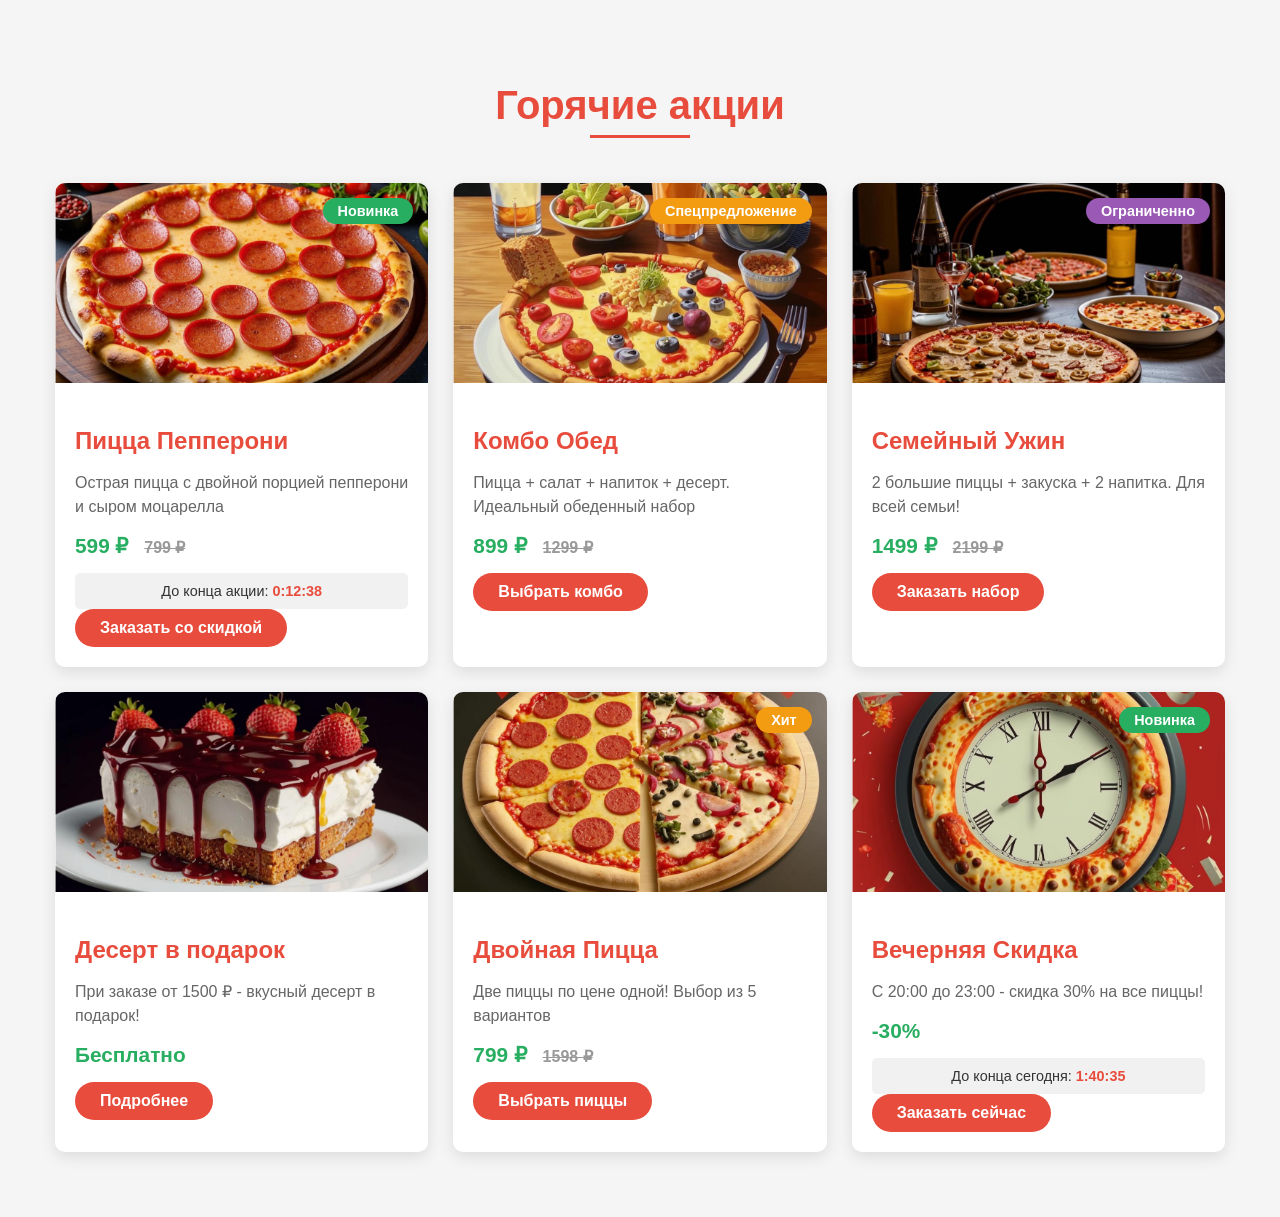
<file: Акции.html>
<!DOCTYPE html>
<html lang="ru">
<head>
    <meta charset="UTF-8">
    <link rel="shortcut icon" href="SSS\images\icon akc.png">
    <meta name="viewport" content="width=device-width, initial-scale=1.0">
    <title>Акции</title>
    <style>
        /* Основные стили из вашего сайта */
        body {
            font-family: Arial, sans-serif;
            background-color: #f5f5f5;
            color: #333;
            margin: 0;
            padding: 0;
        }
        
        .promo-section {
            max-width: 1200px;
            margin: 30px auto;
            padding: 20px;
        }
        
        .section-title {
            text-align: center;
            font-size: 2.5rem;
            margin-bottom: 40px;
            color: #e74c3c;
            position: relative;
        }
        
        .section-title:after {
            content: '';
            position: absolute;
            width: 100px;
            height: 3px;
            background: #e74c3c;
            bottom: -10px;
            left: 50%;
            transform: translateX(-50%);
        }
        
        /* Сетка акций */
        .promo-grid {
            display: grid;
            grid-template-columns: repeat(auto-fill, minmax(350px, 1fr));
            gap: 25px;
            padding: 15px;
        }
        
        /* Стили карточек акций */
        .promo-card {
            background: white;
            border-radius: 10px;
            overflow: hidden;
            box-shadow: 0 5px 15px rgba(0,0,0,0.1);
            transition: all 0.3s ease;
            position: relative;
        }
        
        .promo-card:hover {
            transform: translateY(-10px);
            box-shadow: 0 15px 30px rgba(0,0,0,0.15);
        }
        
        .promo-badge {
            position: absolute;
            top: 15px;
            right: 15px;
            background: #e74c3c;
            color: white;
            padding: 5px 15px;
            border-radius: 20px;
            font-weight: bold;
            font-size: 0.9rem;
            z-index: 2;
        }
        
        .promo-image {
            height: 200px;
            overflow: hidden;
            position: relative;
        }
        
        .promo-image img {
            width: 100%;
            height: 100%;
            object-fit: cover;
            transition: transform 0.5s ease;
        }
        
        .promo-card:hover .promo-image img {
            transform: scale(1.1);
        }
        
        .promo-content {
            padding: 20px;
        }
        
        .promo-title {
            font-size: 1.5rem;
            margin-bottom: 10px;
            color: #e74c3c;
        }
        
        .promo-description {
            color: #666;
            margin-bottom: 15px;
            line-height: 1.5;
        }
        
        .promo-price {
            font-size: 1.3rem;
            font-weight: bold;
            color: #27ae60;
            margin-bottom: 15px;
        }
        
        .promo-old-price {
            text-decoration: line-through;
            color: #999;
            font-size: 1rem;
            margin-left: 10px;
        }
        
        .promo-button {
            display: inline-block;
            background: #e74c3c;
            color: white;
            padding: 10px 25px;
            border-radius: 30px;
            text-decoration: none;
            font-weight: bold;
            transition: all 0.3s ease;
            border: none;
            cursor: pointer;
        }
        
        .promo-button:hover {
            background: #c0392b;
            transform: translateY(-2px);
            box-shadow: 0 5px 10px rgba(0,0,0,0.1);
        }
        
        /* Специальные стили для разных типов акций */
        .promo-special .promo-badge {
            background: #f39c12;
        }
        
        .promo-new .promo-badge {
            background: #27ae60;
        }
        
        .promo-limited .promo-badge {
            background: #9b59b6;
        }
        
        /* Анимации */
        @keyframes fadeInUp {
            from {
                opacity: 0;
                transform: translateY(30px);
            }
            to {
                opacity: 1;
                transform: translateY(0);
            }
        }
        
        .promo-card {
            animation: fadeInUp 0.6s ease forwards;
            opacity: 0;
        }
        
        .promo-card:nth-child(1) { animation-delay: 0.1s; }
        .promo-card:nth-child(2) { animation-delay: 0.2s; }
        .promo-card:nth-child(3) { animation-delay: 0.3s; }
        .promo-card:nth-child(4) { animation-delay: 0.4s; }
        .promo-card:nth-child(5) { animation-delay: 0.5s; }
        .promo-card:nth-child(6) { animation-delay: 0.6s; }
        
        /* Таймер для акции */
        .promo-timer {
            background: #f1f1f1;
            padding: 10px;
            border-radius: 5px;
            margin-top: 15px;
            text-align: center;
            font-size: 0.9rem;
        }
        
        .timer-text {
            color: #e74c3c;
            font-weight: bold;
        }
        
        /* Адаптивность */
        @media (max-width: 768px) {
            .promo-grid {
                grid-template-columns: 1fr;
            }
            
            .section-title {
                font-size: 2rem;
            }
        }
    </style>
</head>
<body>
    <section class="promo-section">
        <h2 class="section-title">Горячие акции</h2>
        
        <div class="promo-grid">
            <!-- Акция 1 -->
            <div class="promo-card promo-new">
                <div class="promo-badge">Новинка</div>
                <div class="promo-image">
                    <img src="SSS/images/PEPE.png" alt="Пицца Пепперони">
                </div>
                <div class="promo-content">
                    <h3 class="promo-title">Пицца Пепперони</h3>
                    <p class="promo-description">Острая пицца с двойной порцией пепперони и сыром моцарелла</p>
                    <div class="promo-price">
                        599 ₽ <span class="promo-old-price">799 ₽</span>
                    </div>
                    <div class="promo-timer">
                        До конца акции: <span class="timer-text">2 дня 12:34:56</span>
                    </div>
                    <a href="#" class="promo-button">Заказать со скидкой</a>
                </div>
            </div>
            
            <!-- Акция 2 -->
            <div class="promo-card promo-special">
                <div class="promo-badge">Спецпредложение</div>
                <div class="promo-image">
                    <img src="SSS/images/Mortal Combo.png" alt="Комбо Обед">
                </div>
                <div class="promo-content">
                    <h3 class="promo-title">Комбо Обед</h3>
                    <p class="promo-description">Пицца + салат + напиток + десерт. Идеальный обеденный набор</p>
                    <div class="promo-price">
                        899 ₽ <span class="promo-old-price">1299 ₽</span>
                    </div>
                    <a href="#" class="promo-button">Выбрать комбо</a>
                </div>
            </div>
            
            <!-- Акция 3 -->
            <div class="promo-card promo-limited">
                <div class="promo-badge">Ограниченно</div>
                <div class="promo-image">
                    <img src="SSS/images/Family dinner.png" alt="Семейный Ужин">
                </div>
                <div class="promo-content">
                    <h3 class="promo-title">Семейный Ужин</h3>
                    <p class="promo-description">2 большие пиццы + закуска + 2 напитка. Для всей семьи!</p>
                    <div class="promo-price">
                        1499 ₽ <span class="promo-old-price">2199 ₽</span>
                    </div>
                    <a href="#" class="promo-button">Заказать набор</a>
                </div>
            </div>
            
            <!-- Акция 4 -->
            <div class="promo-card">
                <div class="promo-image">
                    <img src="SSS/images/Desert.png" alt="Десерт в подарок">
                </div>
                <div class="promo-content">
                    <h3 class="promo-title">Десерт в подарок</h3>
                    <p class="promo-description">При заказе от 1500 ₽ - вкусный десерт в подарок!</p>
                    <div class="promo-price">
                        Бесплатно
                    </div>
                    <a href="#" class="promo-button">Подробнее</a>
                </div>
            </div>
            
            <!-- Акция 5 -->
            <div class="promo-card promo-special">
                <div class="promo-badge">Хит</div>
                <div class="promo-image">
                    <img src="SSS/images/2 по цене 2.png" alt="Двойная Пицца">
                </div>
                <div class="promo-content">
                    <h3 class="promo-title">Двойная Пицца</h3>
                    <p class="promo-description">Две пиццы по цене одной! Выбор из 5 вариантов</p>
                    <div class="promo-price">
                        799 ₽ <span class="promo-old-price">1598 ₽</span>
                    </div>
                    <a href="#" class="promo-button">Выбрать пиццы</a>
                </div>
            </div>
            
            <!-- Акция 6 -->
            <div class="promo-card promo-new">
                <div class="promo-badge">Новинка</div>
                <div class="promo-image">
                    <img src="SSS/images/Time.png" alt="Вечерняя Скидка">
                </div>
                <div class="promo-content">
                    <h3 class="promo-title">Вечерняя Скидка</h3>
                    <p class="promo-description">С 20:00 до 23:00 - скидка 30% на все пиццы!</p>
                    <div class="promo-price">
                        -30%
                    </div>
                    <div class="promo-timer">
                        До конца сегодня: <span class="timer-text">05:34:21</span>
                    </div>
                    <a href="#" class="promo-button">Заказать сейчас</a>
                </div>
            </div>
        </div>
    </section>

    <script>
        // Простой таймер для демонстрации
        function updateTimers() {
            const timers = document.querySelectorAll('.timer-text');
            timers.forEach(timer => {
                // Для демонстрации просто уменьшаем время на 1 секунду
                if (timer.dataset.seconds) {
                    let seconds = parseInt(timer.dataset.seconds) - 1;
                    if (seconds < 0) seconds = 86400; // Сбрасываем через сутки для демо
                    timer.dataset.seconds = seconds;
                    
                    const hours = Math.floor(seconds / 3600);
                    const minutes = Math.floor((seconds % 3600) / 60);
                    const secs = seconds % 60;
                    
                    timer.textContent = `${hours}:${minutes.toString().padStart(2, '0')}:${secs.toString().padStart(2, '0')}`;
                } else {
                    // Инициализация случайного времени для демо
                    const hours = Math.floor(Math.random() * 2);
                    const minutes = Math.floor(Math.random() * 60);
                    const secs = Math.floor(Math.random() * 60);
                    const totalSeconds = hours * 3600 + minutes * 60 + secs;
                    timer.dataset.seconds = totalSeconds;
                    timer.textContent = `${hours}:${minutes.toString().padStart(2, '0')}:${secs.toString().padStart(2, '0')}`;
                }
            });
        }
        
        // Обновляем таймеры каждую секунду
        setInterval(updateTimers, 1000);
        updateTimers(); // Первый запуск
    </script>
</body>
</html>
</file>
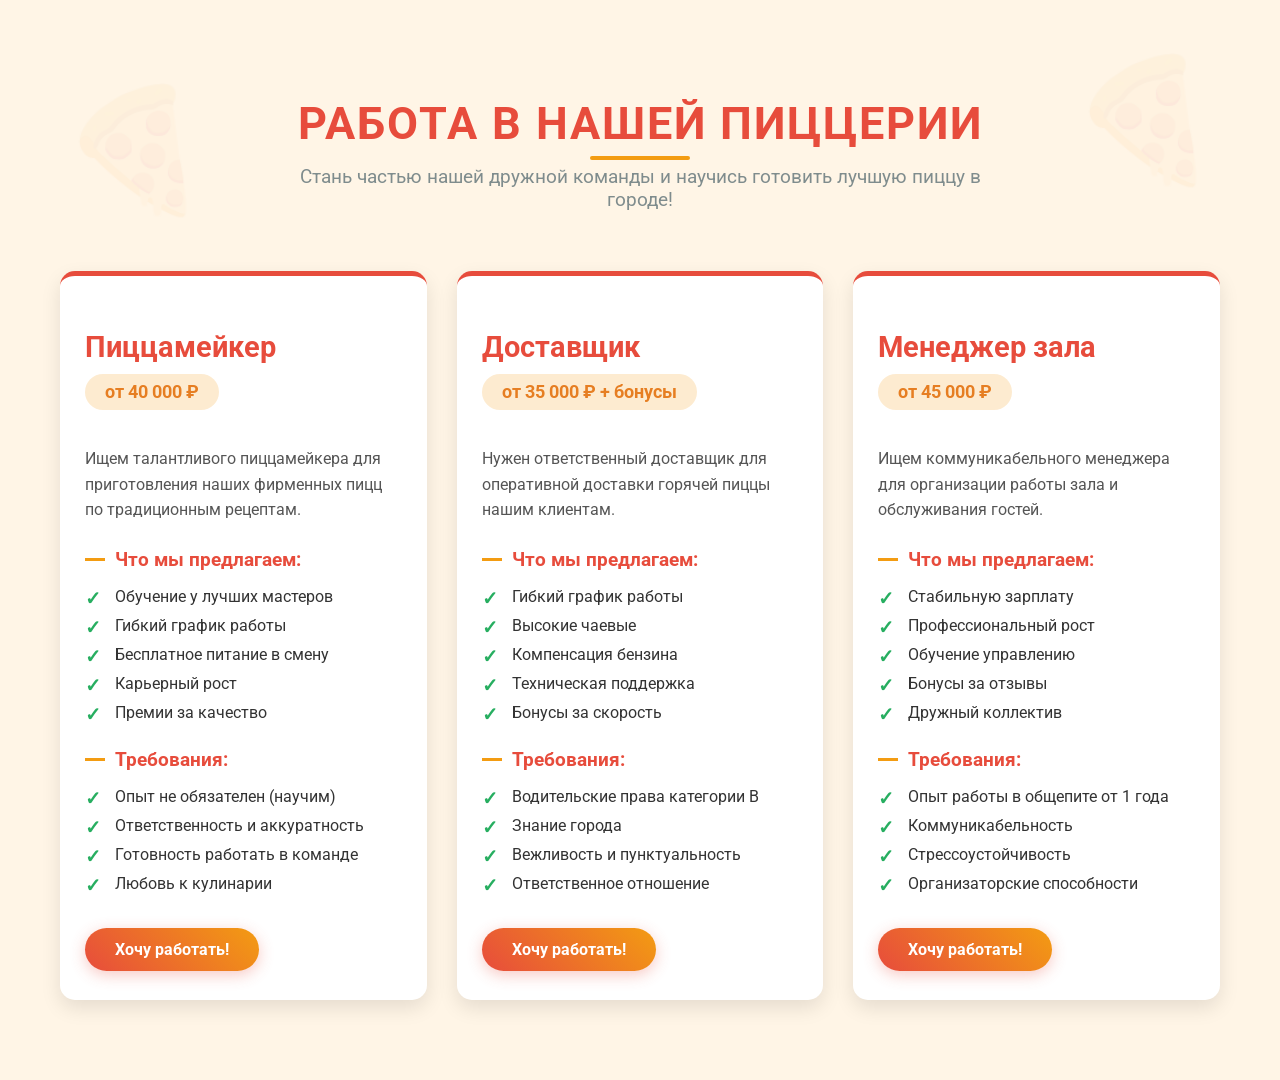
<file: Вакансии.html>
<!DOCTYPE html>
<html lang="ru">
<head>
    <meta charset="UTF-8">
    <link rel="shortcut icon" href="SSS\images\icon vak.png">
    <meta name="viewport" content="width=device-width, initial-scale=1.0">
    <title>Вакансии в пиццерии</title>
    <style>
        /* Основные стили */
        @import url('https://fonts.googleapis.com/css2?family=Roboto:wght@400;700&display=swap');
        
        body {
            font-family: 'Roboto', sans-serif;
            background-color: #FFF5E6;
            color: #333;
            margin: 0;
            padding: 0;
        }
        
        .pizza-vacancies {
            max-width: 1200px;
            margin: 40px auto;
            padding: 20px;
        }
        
        .vacancies-header {
            text-align: center;
            margin-bottom: 40px;
            position: relative;
        }
        
        .vacancies-header h2 {
            font-size: 2.8rem;
            color: #E74C3C;
            margin-bottom: 15px;
            text-transform: uppercase;
            letter-spacing: 2px;
            position: relative;
            display: inline-block;
        }
        
        .vacancies-header h2:after {
            content: '';
            position: absolute;
            width: 100px;
            height: 4px;
            background: #F39C12;
            bottom: -10px;
            left: 50%;
            transform: translateX(-50%);
            border-radius: 2px;
        }
        
        .vacancies-header p {
            font-size: 1.2rem;
            color: #7F8C8D;
            max-width: 700px;
            margin: 0 auto;
        }
        
        /* Стили для карточек вакансий */
        .vacancies-container {
            display: grid;
            grid-template-columns: repeat(auto-fill, minmax(350px, 1fr));
            gap: 30px;
            padding: 20px;
        }
        
        .vacancy-card {
            background: white;
            border-radius: 15px;
            padding: 25px;
            box-shadow: 0 8px 20px rgba(0, 0, 0, 0.1);
            border-top: 5px solid #E74C3C;
            transition: all 0.4s ease;
            position: relative;
            overflow: hidden;
        }
        
        .vacancy-card:hover {
            transform: translateY(-10px);
            box-shadow: 0 15px 30px rgba(0, 0, 0, 0.15);
        }
        
        .vacancy-card:hover:before {
            content: '🍕';
            position: absolute;
            font-size: 100px;
            opacity: 0.1;
            right: -20px;
            bottom: -20px;
            z-index: 0;
        }
        
        .vacancy-title {
            font-size: 1.8rem;
            color: #E74C3C;
            margin-bottom: 10px;
            position: relative;
            z-index: 1;
        }
        
        .vacancy-salary {
            display: inline-block;
            background: #FDEBD0;
            color: #E67E22;
            padding: 8px 20px;
            border-radius: 30px;
            font-weight: bold;
            margin-bottom: 20px;
            font-size: 1.1rem;
        }
        
        .vacancy-description {
            color: #555;
            margin-bottom: 20px;
            line-height: 1.6;
            position: relative;
            z-index: 1;
        }
        
        .vacancy-features {
            margin-bottom: 25px;
            position: relative;
            z-index: 1;
        }
        
        .vacancy-features h4 {
            color: #E74C3C;
            margin-bottom: 15px;
            font-size: 1.2rem;
            display: flex;
            align-items: center;
        }
        
        .vacancy-features h4:before {
            content: '';
            display: inline-block;
            width: 20px;
            height: 3px;
            background: #F39C12;
            margin-right: 10px;
        }
        
        .vacancy-features ul {
            list-style-type: none;
            padding-left: 0;
        }
        
        .vacancy-features li {
            margin-bottom: 10px;
            position: relative;
            padding-left: 30px;
        }
        
        .vacancy-features li:before {
            content: '✓';
            position: absolute;
            left: 0;
            color: #27AE60;
            font-weight: bold;
            font-size: 1.2rem;
        }
        
        .apply-button {
            display: inline-block;
            background: linear-gradient(45deg, #E74C3C, #F39C12);
            color: white;
            padding: 12px 30px;
            border-radius: 50px;
            text-decoration: none;
            font-weight: bold;
            transition: all 0.3s ease;
            border: none;
            cursor: pointer;
            font-size: 1rem;
            margin-top: 10px;
            box-shadow: 0 4px 15px rgba(231, 76, 60, 0.3);
            position: relative;
            overflow: hidden;
            z-index: 1;
        }
        
        .apply-button:before {
            content: '';
            position: absolute;
            top: 0;
            left: -100%;
            width: 100%;
            height: 100%;
            background: linear-gradient(45deg, #F39C12, #E74C3C);
            transition: all 0.4s ease;
            z-index: -1;
        }
        
        .apply-button:hover {
            transform: translateY(-3px);
            box-shadow: 0 8px 25px rgba(231, 76, 60, 0.4);
        }
        
        .apply-button:hover:before {
            left: 0;
        }
        
        /* Адаптивность */
        @media (max-width: 768px) {
            .vacancies-container {
                grid-template-columns: 1fr;
            }
            
            .vacancies-header h2 {
                font-size: 2rem;
            }
        }
        
        /* Анимации */
        @keyframes slideIn {
            from { 
                opacity: 0; 
                transform: translateY(50px); 
            }
            to { 
                opacity: 1; 
                transform: translateY(0); 
            }
        }
        
        .vacancy-card {
            animation: slideIn 0.6s cubic-bezier(0.175, 0.885, 0.32, 1.275) forwards;
            opacity: 0;
        }
        
        .vacancy-card:nth-child(1) { animation-delay: 0.1s; }
        .vacancy-card:nth-child(2) { animation-delay: 0.2s; }
        .vacancy-card:nth-child(3) { animation-delay: 0.3s; }
        .vacancy-card:nth-child(4) { animation-delay: 0.4s; }
        
        /* Дополнительные декоративные элементы */
        .pizza-icon {
            position: absolute;
            font-size: 120px;
            opacity: 0.05;
            z-index: 0;
        }
        
        .pizza-icon.top-left {
            top: 20px;
            left: 20px;
        }
        
        .pizza-icon.bottom-right {
            bottom: 20px;
            right: 20px;
        }
    </style>
</head>
<body>
    <section class="pizza-vacancies">
        <div class="vacancies-header">
            <span class="pizza-icon top-left">🍕</span>
            <h2>Работа в нашей пиццерии</h2>
            <p>Стань частью нашей дружной команды и научись готовить лучшую пиццу в городе!</p>
            <span class="pizza-icon bottom-right">🍕</span>
        </div>
        
        <div class="vacancies-container">
            <!-- Вакансия 1 -->
            <div class="vacancy-card">
                <h3 class="vacancy-title">Пиццамейкер</h3>
                <span class="vacancy-salary">от 40 000 ₽</span>
                <p class="vacancy-description">Ищем талантливого пиццамейкера для приготовления наших фирменных пицц по традиционным рецептам.</p>
                
                <div class="vacancy-features">
                    <h4>Что мы предлагаем:</h4>
                    <ul>
                        <li>Обучение у лучших мастеров</li>
                        <li>Гибкий график работы</li>
                        <li>Бесплатное питание в смену</li>
                        <li>Карьерный рост</li>
                        <li>Премии за качество</li>
                    </ul>
                </div>
                
                <div class="vacancy-features">
                    <h4>Требования:</h4>
                    <ul>
                        <li>Опыт не обязателен (научим)</li>
                        <li>Ответственность и аккуратность</li>
                        <li>Готовность работать в команде</li>
                        <li>Любовь к кулинарии</li>
                    </ul>
                </div>
                
                <a href="#apply" class="apply-button">Хочу работать!</a>
            </div>
            
            <!-- Вакансия 2 -->
            <div class="vacancy-card">
                <h3 class="vacancy-title">Доставщик</h3>
                <span class="vacancy-salary">от 35 000 ₽ + бонусы</span>
                <p class="vacancy-description">Нужен ответственный доставщик для оперативной доставки горячей пиццы нашим клиентам.</p>
                
                <div class="vacancy-features">
                    <h4>Что мы предлагаем:</h4>
                    <ul>
                        <li>Гибкий график работы</li>
                        <li>Высокие чаевые</li>
                        <li>Компенсация бензина</li>
                        <li>Техническая поддержка</li>
                        <li>Бонусы за скорость</li>
                    </ul>
                </div>
                
                <div class="vacancy-features">
                    <h4>Требования:</h4>
                    <ul>
                        <li>Водительские права категории B</li>
                        <li>Знание города</li>
                        <li>Вежливость и пунктуальность</li>
                        <li>Ответственное отношение</li>
                    </ul>
                </div>
                
                <a href="#apply" class="apply-button">Хочу работать!</a>
            </div>
            
            <!-- Вакансия 3 -->
            <div class="vacancy-card">
                <h3 class="vacancy-title">Менеджер зала</h3>
                <span class="vacancy-salary">от 45 000 ₽</span>
                <p class="vacancy-description">Ищем коммуникабельного менеджера для организации работы зала и обслуживания гостей.</p>
                
                <div class="vacancy-features">
                    <h4>Что мы предлагаем:</h4>
                    <ul>
                        <li>Стабильную зарплату</li>
                        <li>Профессиональный рост</li>
                        <li>Обучение управлению</li>
                        <li>Бонусы за отзывы</li>
                        <li>Дружный коллектив</li>
                    </ul>
                </div>
                
                <div class="vacancy-features">
                    <h4>Требования:</h4>
                    <ul>
                        <li>Опыт работы в общепите от 1 года</li>
                        <li>Коммуникабельность</li>
                        <li>Стрессоустойчивость</li>
                        <li>Организаторские способности</li>
                    </ul>
                </div>
                
                <a href="#apply" class="apply-button">Хочу работать!</a>
            </div>
        </div>
    </section>
</body>
</html>
</file>
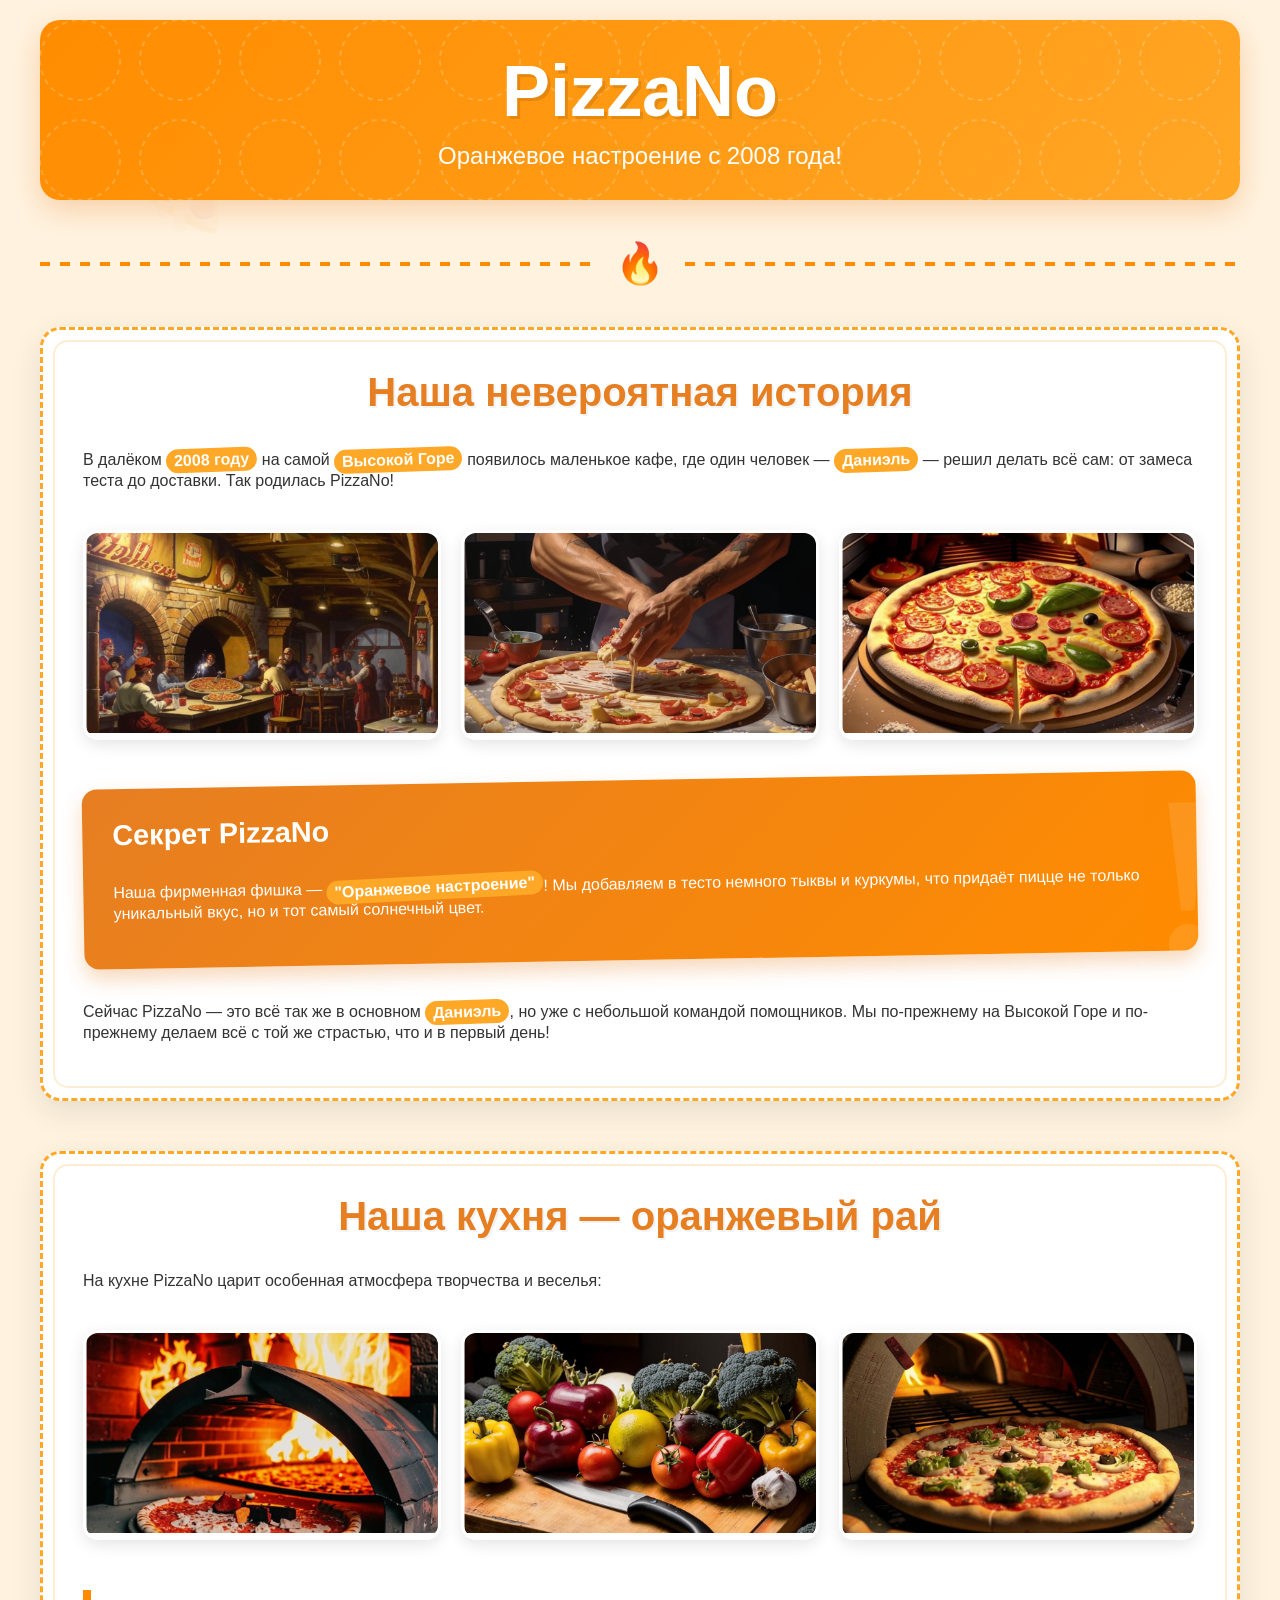
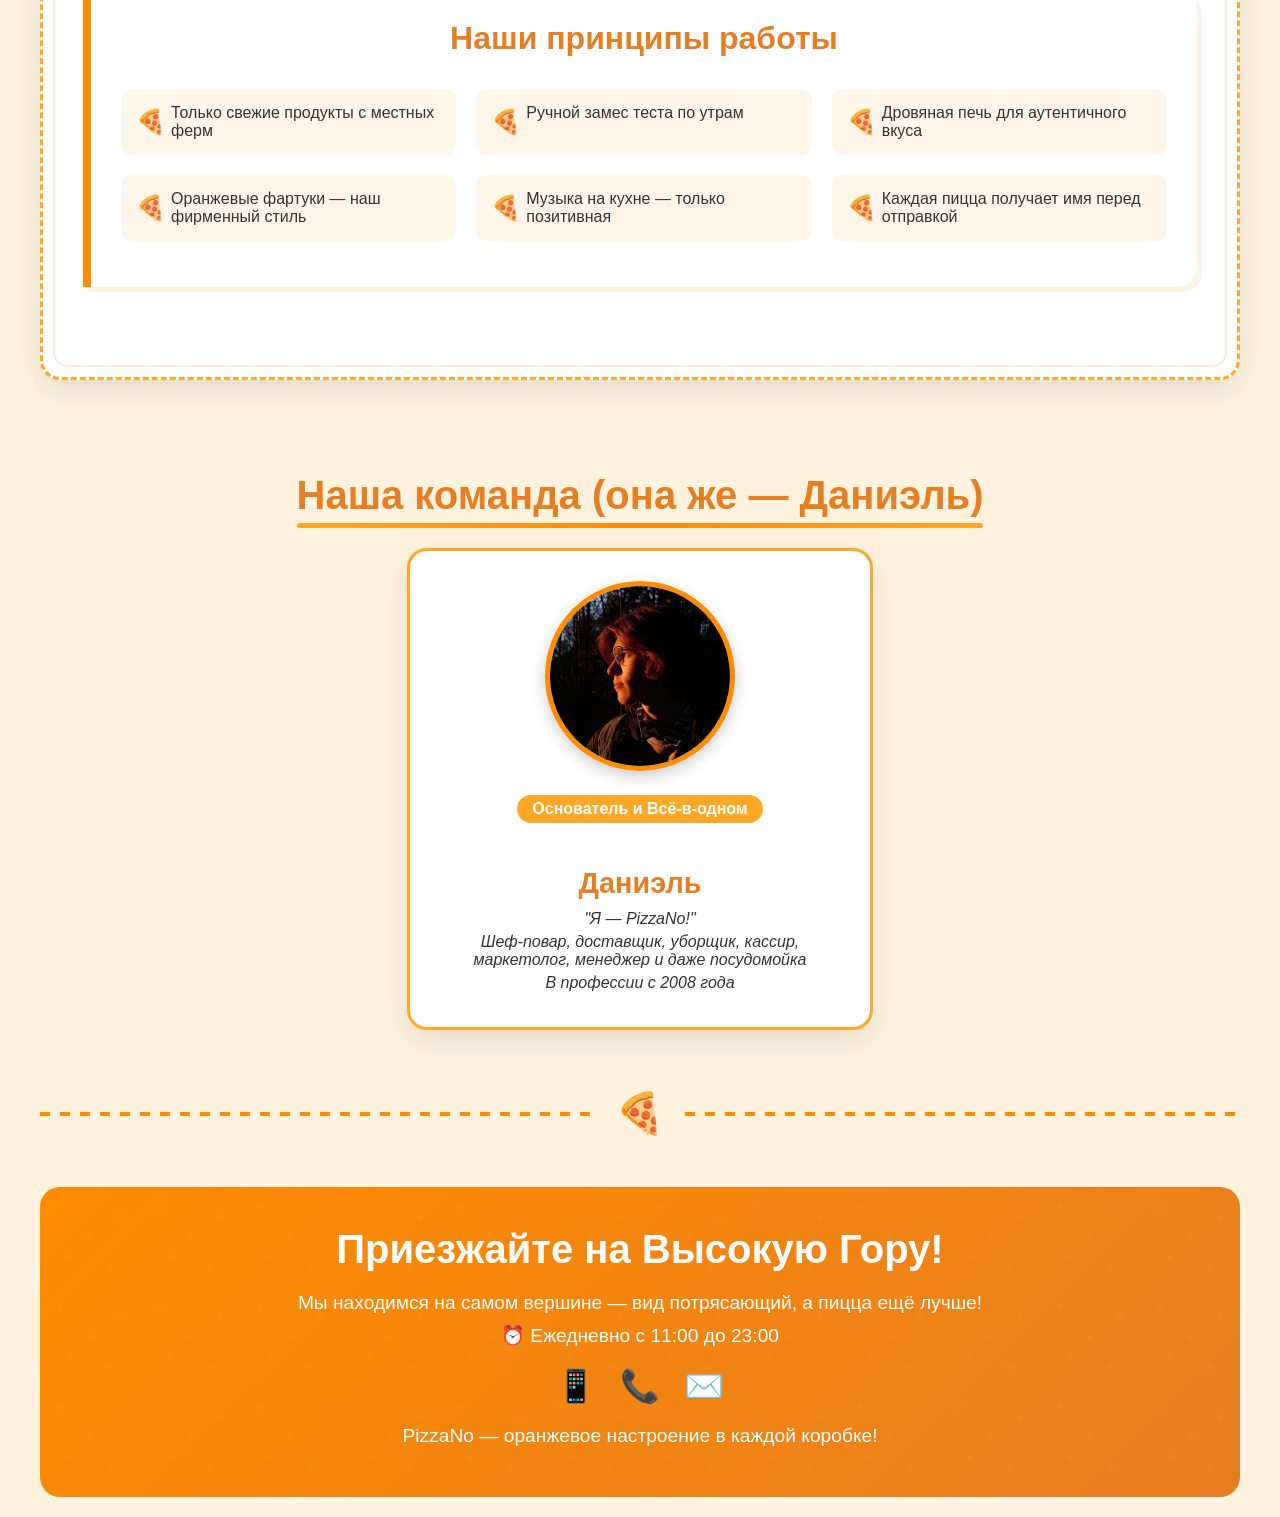
<file: О нас.html>
<!DOCTYPE html>
<html lang="ru">
<head>
    <meta charset="UTF-8">
    <meta name="viewport" content="width=device-width, initial-scale=1.0">
    <link rel="shortcut icon" href="SSS\images\Icon AB.png">
    <title>PizzaNo - Оранжевое настроение с 2008 года</title>
    <style>
        :root {
            --main-orange: #FF8C00;
            --dark-orange: #E67E22;
            --light-orange: #FFA726;
            --cream: #FFF3E0;
            --white: #FFFFFF;
            --black: #333333;
        }
        
        body {
            font-family: 'Comic Sans MS', cursive, sans-serif;
            background-color: var(--cream);
            color: var(--black);
            margin: 0;
            padding: 0;
            overflow-x: hidden;
        }
        
        .container {
            max-width: 1200px;
            margin: 0 auto;
            padding: 20px;
        }
        
        .header {
            text-align: center;
            margin-bottom: 40px;
            padding: 30px 0;
            background: linear-gradient(135deg, var(--main-orange), var(--light-orange));
            border-radius: 20px;
            box-shadow: 0 10px 30px rgba(230, 126, 34, 0.3);
            position: relative;
            overflow: hidden;
        }
        
        .header:before {
            content: "";
            position: absolute;
            top: -10px;
            left: -10px;
            right: -10px;
            bottom: -10px;
            background: url('data:image/svg+xml;utf8,<svg xmlns="http://www.w3.org/2000/svg" width="100" height="100" viewBox="0 0 100 100"><circle cx="50" cy="50" r="40" fill="none" stroke="%23FFFFFF" stroke-width="2" stroke-dasharray="5,5" opacity="0.2"/></svg>');
            z-index: 0;
        }
        
        .header-content {
            position: relative;
            z-index: 1;
        }
        
        .header h1 {
            font-size: 4.5rem;
            color: var(--white);
            margin: 0;
            text-shadow: 3px 3px 0 rgba(0,0,0,0.1);
            animation: bounce 2s infinite;
        }
        
        .header p {
            font-size: 1.5rem;
            color: var(--white);
            margin: 10px 0 0;
        }
        
        .pizza-divider {
            display: flex;
            align-items: center;
            justify-content: center;
            margin: 40px 0;
        }
        
        .pizza-divider .line {
            flex: 1;
            height: 4px;
            background: repeating-linear-gradient(to right, var(--main-orange), var(--main-orange) 10px, var(--cream) 10px, var(--cream) 20px);
        }
        
        .pizza-divider .icon {
            font-size: 2.5rem;
            margin: 0 20px;
            animation: spin 5s linear infinite;
        }
        
        .story-section {
            background-color: var(--white);
            border-radius: 20px;
            padding: 40px;
            margin-bottom: 50px;
            box-shadow: 0 10px 30px rgba(0,0,0,0.1);
            border: 3px dashed var(--light-orange);
            position: relative;
        }
        
        .story-section:after {
            content: "";
            position: absolute;
            top: 10px;
            left: 10px;
            right: 10px;
            bottom: 10px;
            border: 2px solid rgba(255, 167, 38, 0.2);
            border-radius: 15px;
            pointer-events: none;
        }
        
        .story-title {
            font-size: 2.5rem;
            color: var(--dark-orange);
            margin-top: 0;
            text-align: center;
            text-shadow: 2px 2px 0 rgba(0,0,0,0.05);
        }
        
        .highlight {
            background-color: var(--light-orange);
            color: var(--white);
            padding: 3px 8px;
            border-radius: 20px;
            font-weight: bold;
            display: inline-block;
            transform: rotate(-2deg);
        }
        
        .image-grid {
            display: grid;
            grid-template-columns: repeat(auto-fit, minmax(250px, 1fr));
            gap: 20px;
            margin: 40px 0;
        }
        
        .image-item {
            border-radius: 15px;
            overflow: hidden;
            box-shadow: 0 5px 15px rgba(0,0,0,0.1);
            transition: all 0.4s cubic-bezier(0.175, 0.885, 0.32, 1.275);
            position: relative;
            border: 3px solid var(--white);
        }
        
        .image-item:hover {
            transform: scale(1.05) rotate(2deg);
            box-shadow: 0 15px 30px rgba(230, 126, 34, 0.3);
            z-index: 1;
        }
        
        .image-item img {
            width: 100%;
            height: 200px;
            object-fit: cover;
            transition: transform 0.4s;
        }
        
        .image-item:hover img {
            transform: scale(1.1);
        }
        
        .fun-fact {
            background: linear-gradient(135deg, var(--dark-orange), var(--main-orange));
            color: var(--white);
            padding: 30px;
            border-radius: 15px;
            margin: 40px 0;
            position: relative;
            overflow: hidden;
            box-shadow: 0 10px 20px rgba(230, 126, 34, 0.3);
            transform: rotate(-1deg);
        }
        
        .fun-fact:before {
            content: "!";
            position: absolute;
            font-size: 15rem;
            right: -30px;
            top: -30px;
            opacity: 0.1;
            font-weight: bold;
            font-family: serif;
        }
        
        .fun-fact h3 {
            font-size: 1.8rem;
            margin-top: 0;
            position: relative;
        }
        
        .safety-section {
            background-color: var(--white);
            border-left: 8px solid var(--main-orange);
            padding: 30px;
            border-radius: 0 20px 20px 0;
            margin: 50px 0;
            box-shadow: 5px 5px 0 rgba(255, 140, 0, 0.1);
        }
        
        .safety-title {
            color: var(--dark-orange);
            font-size: 2rem;
            margin-top: 0;
            text-align: center;
        }
        
        .safety-list {
            list-style-type: none;
            padding: 0;
            display: grid;
            grid-template-columns: repeat(auto-fit, minmax(250px, 1fr));
            gap: 20px;
        }
        
        .safety-list li {
            padding: 15px;
            background-color: rgba(255, 167, 38, 0.1);
            border-radius: 10px;
            position: relative;
            padding-left: 50px;
            transition: all 0.3s;
        }
        
        .safety-list li:hover {
            background-color: rgba(255, 167, 38, 0.2);
            transform: translateX(5px);
        }
        
        .safety-list li:before {
            content: "🍕";
            position: absolute;
            left: 15px;
            top: 50%;
            transform: translateY(-50%);
            font-size: 1.5rem;
        }
        
        .team-section {
            text-align: center;
            margin: 60px 0;
        }
        
        .team-title {
            font-size: 2.5rem;
            color: var(--dark-orange);
            margin-bottom: 30px;
            position: relative;
            display: inline-block;
        }
        
        .team-title:after {
            content: "";
            position: absolute;
            bottom: -10px;
            left: 0;
            right: 0;
            height: 5px;
            background: linear-gradient(to right, var(--light-orange), var(--main-orange), var(--light-orange));
            border-radius: 5px;
        }
        
        .team-card {
            background: var(--white);
            border-radius: 20px;
            padding: 30px;
            box-shadow: 0 10px 30px rgba(0,0,0,0.1);
            transition: all 0.4s;
            max-width: 400px;
            margin: 0 auto;
            border: 3px solid var(--light-orange);
        }
        
        .team-card:hover {
            transform: translateY(-10px) rotate(1deg);
            box-shadow: 0 20px 40px rgba(230, 126, 34, 0.3);
        }
        
        .team-card img {
            width: 180px;
            height: 180px;
            border-radius: 50%;
            object-fit: cover;
            border: 5px solid var(--main-orange);
            box-shadow: 0 5px 15px rgba(0,0,0,0.2);
            margin-bottom: 20px;
        }
        
        .team-card h3 {
            color: var(--dark-orange);
            margin-bottom: 10px;
            font-size: 1.8rem;
        }
        
        .team-card p {
            color: var(--black);
            font-style: italic;
            margin: 5px 0;
        }
        
        .position {
            background-color: var(--light-orange);
            color: var(--white);
            padding: 5px 15px;
            border-radius: 20px;
            display: inline-block;
            margin-bottom: 15px;
            font-weight: bold;
        }
        
        .footer {
            text-align: center;
            padding: 40px 0;
            background: linear-gradient(135deg, var(--main-orange), var(--dark-orange));
            color: var(--white);
            border-radius: 20px;
            margin-top: 50px;
            position: relative;
            overflow: hidden;
        }
        
        .footer:before {
            content: "";
            position: absolute;
            top: 0;
            left: 0;
            right: 0;
            bottom: 0;
            background: url('data:image/svg+xml;utf8,<svg xmlns="http://www.w3.org/2000/svg" width="100" height="100" viewBox="0 0 100 100"><circle cx="20" cy="20" r="3" fill="%23FFFFFF" opacity="0.3"/><circle cx="50" cy="50" r="3" fill="%23FFFFFF" opacity="0.3"/><circle cx="80" cy="30" r="3" fill="%23FFFFFF" opacity="0.3"/><circle cx="30" cy="70" r="3" fill="%23FFFFFF" opacity="0.3"/><circle cx="70" cy="80" r="3" fill="%23FFFFFF" opacity="0.3"/></svg>');
            opacity: 0.1;
        }
        
        .footer-content {
            position: relative;
            z-index: 1;
        }
        
        .footer h2 {
            font-size: 2.5rem;
            margin-top: 0;
            margin-bottom: 20px;
        }
        
        .footer p {
            font-size: 1.2rem;
            margin: 10px 0;
        }
        
        .contact-icon {
            font-size: 2rem;
            margin: 0 10px;
            display: inline-block;
            animation: float 3s ease-in-out infinite;
        }
        
        @keyframes bounce {
            0%, 100% { transform: translateY(0); }
            50% { transform: translateY(-10px); }
        }
        
        @keyframes spin {
            from { transform: rotate(0deg); }
            to { transform: rotate(360deg); }
        }
        
        @keyframes float {
            0%, 100% { transform: translateY(0); }
            50% { transform: translateY(-10px); }
        }
        
        @keyframes pulse {
            0% { transform: scale(1); }
            50% { transform: scale(1.05); }
            100% { transform: scale(1); }
        }
        
        .floating {
            animation: float 4s ease-in-out infinite;
        }
        
        .delay-1 {
            animation-delay: 0.5s;
        }
        
        .delay-2 {
            animation-delay: 1s;
        }
        
        .pizza-bg {
            position: absolute;
            font-size: 10rem;
            opacity: 0.05;
            z-index: 0;
        }
        
        .pizza-1 {
            top: 50px;
            left: 50px;
            animation: spin 30s linear infinite;
        }
        
        .pizza-2 {
            bottom: 100px;
            right: 100px;
            animation: spin 40s linear infinite reverse;
        }
        
        @media (max-width: 768px) {
            .header h1 {
                font-size: 3rem;
            }
            
            .story-section {
                padding: 20px;
            }
            
            .team-card {
                padding: 20px;
            }
        }
    </style>
</head>
<body>
    <div class="container">
        <div class="pizza-bg pizza-1">🍕</div>
        <div class="pizza-bg pizza-2">🍕</div>
        
        <div class="header">
            <div class="header-content">
                <h1>PizzaNo</h1>
                <p>Оранжевое настроение с 2008 года!</p>
            </div>
        </div>
        
        <div class="pizza-divider">
            <div class="line"></div>
            <div class="icon">🔥</div>
            <div class="line"></div>
        </div>
        
        <div class="story-section">
            <h2 class="story-title">Наша невероятная история</h2>
            <p>В далёком <span class="highlight">2008 году</span> на самой <span class="highlight">Высокой Горе</span> появилось маленькое кафе, где один человек — <span class="highlight">Даниэль</span> — решил делать всё сам: от замеса теста до доставки. Так родилась PizzaNo!</p>
            
            <div class="image-grid">
                <div class="image-item">
                    <img src="SSS/images/Первая пиццерия.png" alt="Первая пиццерия">
                </div>
                <div class="image-item">
                    <img src="SSS/images/Делать пицца.png" alt="Даниэль за работой">
                </div>
                <div class="image-item">
                    <img src="SSS/images/Первая пицца.png" alt="Первая пицца">
                </div>
            </div>
            
            <div class="fun-fact">
                <h3>Секрет PizzaNo</h3>
                <p>Наша фирменная фишка — <span class="highlight">"Оранжевое настроение"</span>! Мы добавляем в тесто немного тыквы и куркумы, что придаёт пицце не только уникальный вкус, но и тот самый солнечный цвет.</p>
            </div>
            
            <p>Сейчас PizzaNo — это всё так же в основном <span class="highlight">Даниэль</span>, но уже с небольшой командой помощников. Мы по-прежнему на Высокой Горе и по-прежнему делаем всё с той же страстью, что и в первый день!</p>
        </div>
        
        <div class="story-section">
            <h2 class="story-title">Наша кухня — оранжевый рай</h2>
            <p>На кухне PizzaNo царит особенная атмосфера творчества и веселья:</p>
            
            <div class="image-grid">
                <div class="image-item">
                    <img src="SSS/images/Печь.png" alt="Дровяная печь">
                </div>
                <div class="image-item">
                    <img src="SSS/images/Свежие ингрендиенты.png" alt="Свежие ингредиенты">
                </div>
                <div class="image-item">
                    <img src="SSS/images/Приготовление.png" alt="Процесс приготовления">
                </div>
            </div>
            
            <div class="safety-section">
                <h3 class="safety-title">Наши принципы работы</h3>
                <ul class="safety-list">
                    <li>Только свежие продукты с местных ферм</li>
                    <li>Ручной замес теста по утрам</li>
                    <li>Дровяная печь для аутентичного вкуса</li>
                    <li>Оранжевые фартуки — наш фирменный стиль</li>
                    <li>Музыка на кухне — только позитивная</li>
                    <li>Каждая пицца получает имя перед отправкой</li>
                </ul>
            </div>
        </div>
        
        <div class="team-section">
            <h2 class="team-title">Наша команда (она же — Даниэль)</h2>
            
            <div class="team-card">
                <img src="SSS/images/Красавец.jpeg" alt="Даниэль">
                <div class="position">Основатель и Всё-в-одном</div>
                <h3>Даниэль</h3>
                <p>"Я — PizzaNo!"</p>
                <p>Шеф-повар, доставщик, уборщик, кассир, маркетолог, менеджер и даже посудомойка</p>
                <p>В профессии с 2008 года</p>
            </div>
        </div>
        
        <div class="pizza-divider">
            <div class="line"></div>
            <div class="icon floating">🍕</div>
            <div class="line"></div>
        </div>
        
        <div class="footer">
            <div class="footer-content">
                <h2>Приезжайте на Высокую Гору!</h2>
                <p>Мы находимся на самом вершине — вид потрясающий, а пицца ещё лучше!</p>
                <p>⏰ Ежедневно с 11:00 до 23:00</p>
                <div style="margin: 20px 0;">
                    <span class="contact-icon">📱</span>
                    <span class="contact-icon delay-1">📞</span>
                    <span class="contact-icon delay-2">✉️</span>
                </div>
                <p>PizzaNo — оранжевое настроение в каждой коробке!</p>
            </div>
        </div>
    </div>
</body>
</html>
</file>
